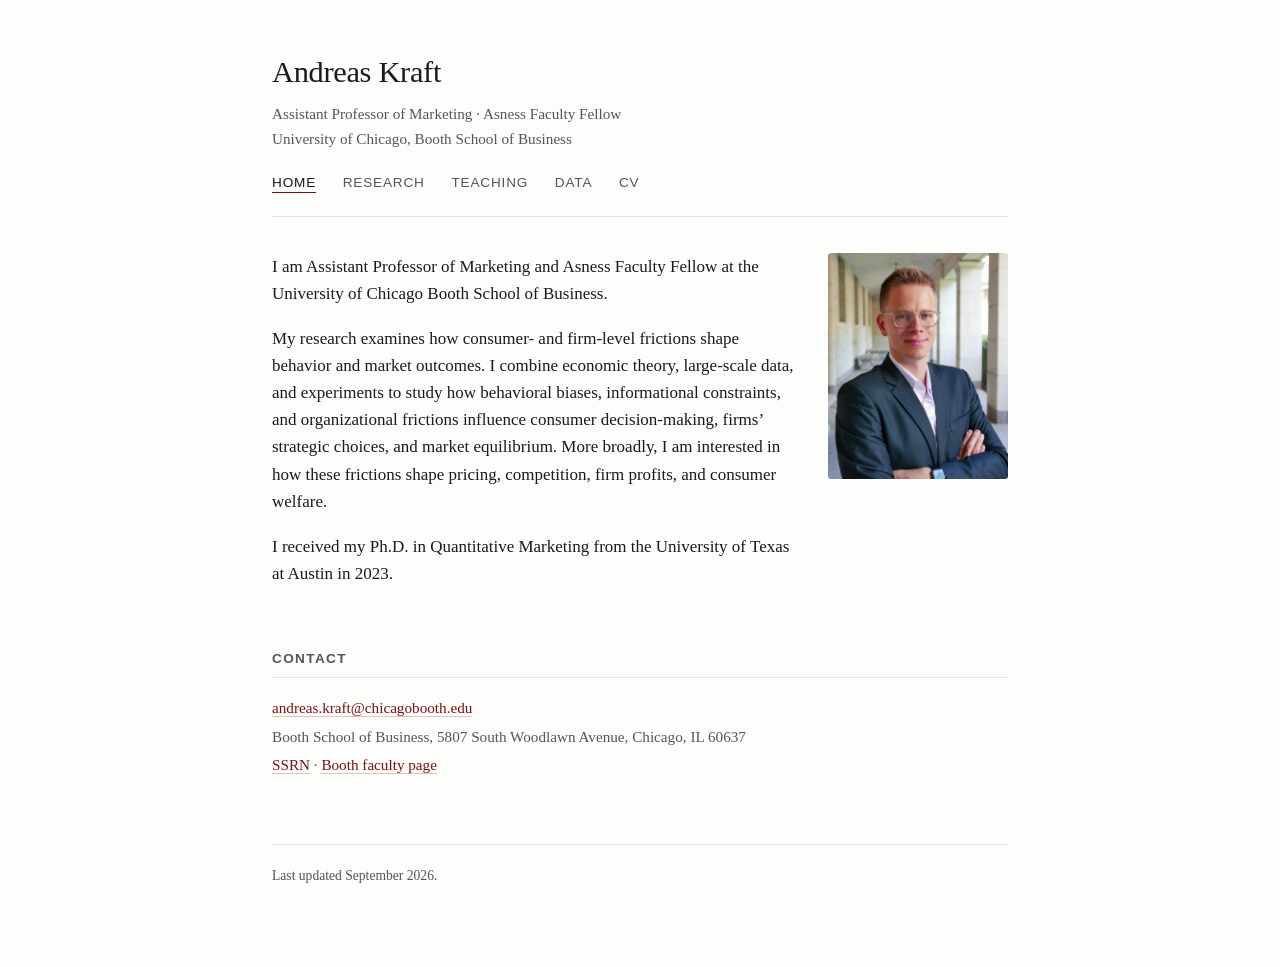
<file: index.html>
<!DOCTYPE html>
<html lang="en">
<head>
<meta charset="utf-8">
<meta name="viewport" content="width=device-width, initial-scale=1">
<title>Andreas Kraft</title>
<meta name="description" content="Andreas Kraft — Assistant Professor of Marketing, University of Chicago Booth School of Business.">
<link rel="stylesheet" href="style.css">

<!-- Google tag (gtag.js) -->
<script async src="https://www.googletagmanager.com/gtag/js?id=G-PHDPZP0CQ5"></script>
<script>
  window.dataLayer = window.dataLayer || [];
  function gtag(){dataLayer.push(arguments);}
  gtag('js', new Date());

  gtag('config', 'G-PHDPZP0CQ5');
</script>
</head>
<body>
<div class="wrap">

<header class="site">
  <h1>Andreas Kraft</h1>
  <p class="affil">Assistant Professor of Marketing &middot; Asness Faculty Fellow<br>
     University of Chicago, Booth School of Business</p>
  <nav>
    <a href="index.html" class="here">Home</a>
    <a href="research.html">Research</a>
    <a href="teaching.html">Teaching</a>
    <a href="data.html">Data</a>
    <a href="cv.pdf">CV</a>
  </nav>
</header>

<section class="intro">
  <div class="bio">
    <p>I am Assistant Professor of Marketing and Asness Faculty Fellow at the
    University of Chicago Booth School of Business.</p>

    <p>My research examines how consumer- and firm-level frictions shape behavior and
    market outcomes. I combine economic theory, large-scale data, and experiments to
    study how behavioral biases, informational constraints, and organizational frictions
    influence consumer decision-making, firms&rsquo; strategic choices, and market
    equilibrium. More broadly, I am interested in how these frictions shape pricing,
    competition, firm profits, and consumer welfare.</p>

    <p>I received my Ph.D. in Quantitative Marketing from the University of Texas at
    Austin in 2023.</p>
  </div>

  <img src="photo.jpg" alt="Andreas Kraft" class="portrait" width="749" height="940">
</section>

<h2>Contact</h2>
<p class="contact">
  <a href="mailto:andreas.kraft@chicagobooth.edu">andreas.kraft@chicagobooth.edu</a><br>
  Booth School of Business, 5807 South Woodlawn Avenue, Chicago, IL 60637<br>
  <a href="https://papers.ssrn.com/sol3/cf_dev/AbsByAuth.cfm?per_id=3199386">SSRN</a>
  &middot;
  <a href="https://faculty.chicagobooth.edu/andreas-kraft">Booth faculty page</a>
</p>

<footer class="site">
  Last updated September 2026.
</footer>

</div>
</body>
</html>
</file>
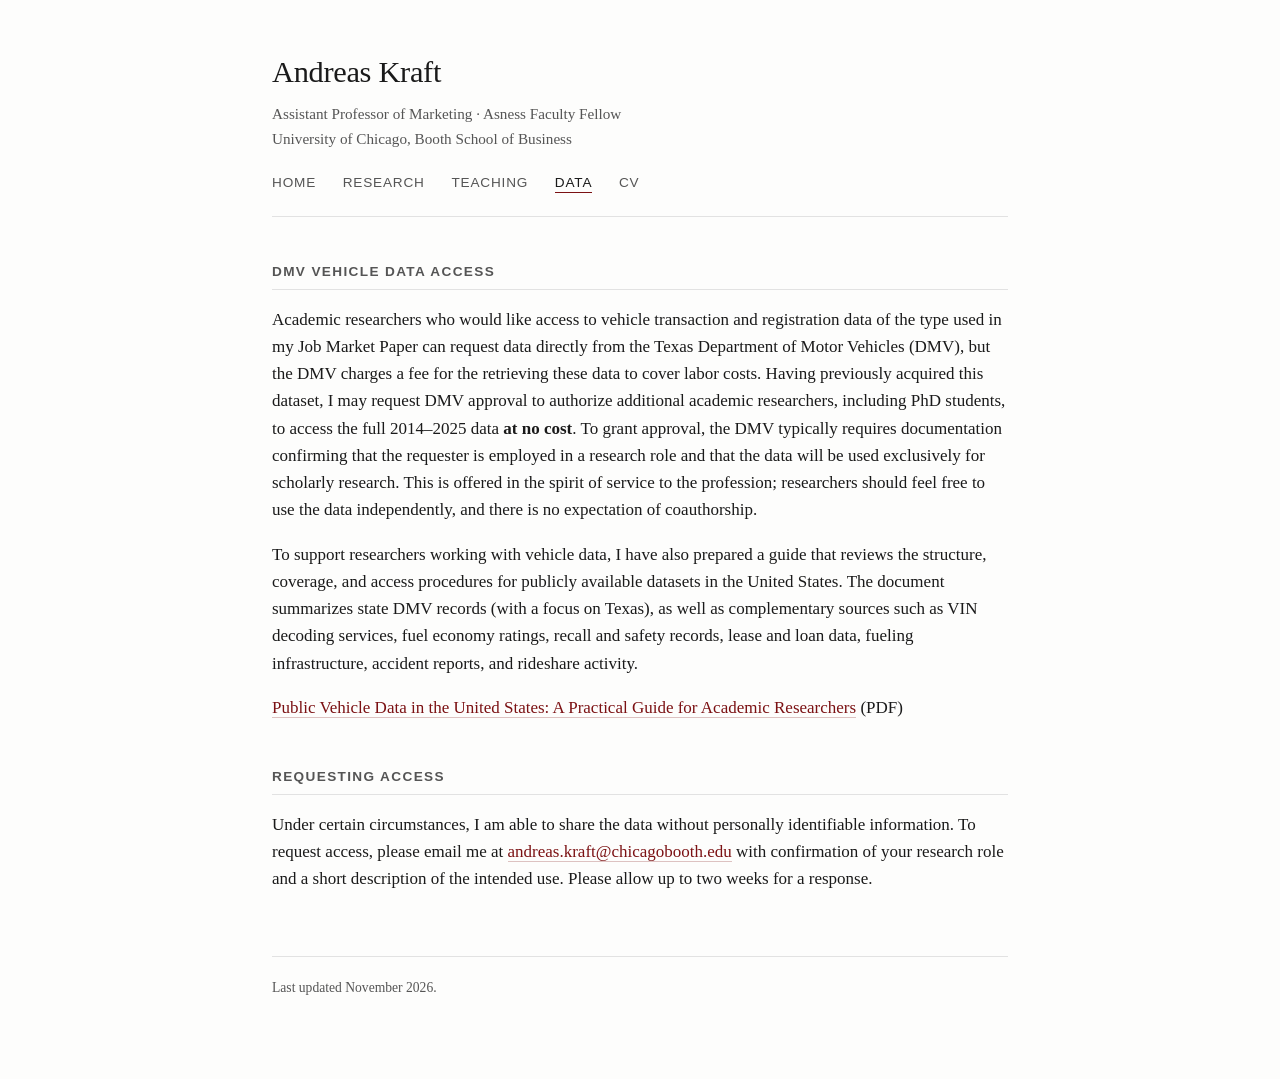
<file: data.html>
<!DOCTYPE html>
<html lang="en">
<head>
<meta charset="utf-8">
<meta name="viewport" content="width=device-width, initial-scale=1">
<title>DMV Vehicle Data Access — Andreas Kraft</title>
<meta name="description" content="Access to Texas DMV vehicle transaction and registration data, 2014–2025, for academic researchers.">
<link rel="stylesheet" href="style.css">

<!-- Google tag (gtag.js) -->
<script async src="https://www.googletagmanager.com/gtag/js?id=G-PHDPZP0CQ5"></script>
<script>
  window.dataLayer = window.dataLayer || [];
  function gtag(){dataLayer.push(arguments);}
  gtag('js', new Date());

  gtag('config', 'G-PHDPZP0CQ5');
</script>
</head>
<body>
<div class="wrap">

<header class="site">
  <h1>Andreas Kraft</h1>
  <p class="affil">Assistant Professor of Marketing &middot; Asness Faculty Fellow<br>
     University of Chicago, Booth School of Business</p>
  <nav>
    <a href="index.html">Home</a>
    <a href="research.html">Research</a>
    <a href="teaching.html">Teaching</a>
    <a href="data.html" class="here">Data</a>
    <a href="cv.pdf">CV</a>
  </nav>
</header>

<h2>DMV Vehicle Data Access</h2>

<p>Academic researchers who would like access to vehicle transaction and registration
data of the type used in my Job Market Paper can request data directly from the Texas
Department of Motor Vehicles (DMV), but the DMV charges a fee for the retrieving these
data to cover labor costs. Having previously acquired this dataset, I may request DMV
approval to authorize additional academic researchers, including PhD students, to
access the full 2014&ndash;2025 data <strong>at no cost</strong>. To grant approval,
the DMV typically requires documentation confirming that the requester is employed in
a research role and that the data will be used exclusively for scholarly research.
This is offered in the spirit of service to the profession; researchers should feel
free to use the data independently, and there is no expectation of coauthorship.</p>

<p>To support researchers working with vehicle data, I have also prepared a guide that
reviews the structure, coverage, and access procedures for publicly available datasets
in the United States. The document summarizes state DMV records (with a focus on Texas),
as well as complementary sources such as VIN decoding services, fuel economy ratings,
recall and safety records, lease and loan data, fueling infrastructure, accident
reports, and rideshare activity.</p>

<p><a href="dmv_guide.pdf">Public Vehicle Data in the United States: A Practical Guide
for Academic Researchers</a> (PDF)</p>

<h2>Requesting Access</h2>

<p>Under certain circumstances, I am able to share the data without personally
identifiable information. To request access, please email me at
<a href="mailto:andreas.kraft@chicagobooth.edu">andreas.kraft@chicagobooth.edu</a>
with confirmation of your research role and a short description of the intended use.
Please allow up to two weeks for a response.</p>

<footer class="site">
  Last updated November 2026.
</footer>

</div>
</body>
</html>
</file>
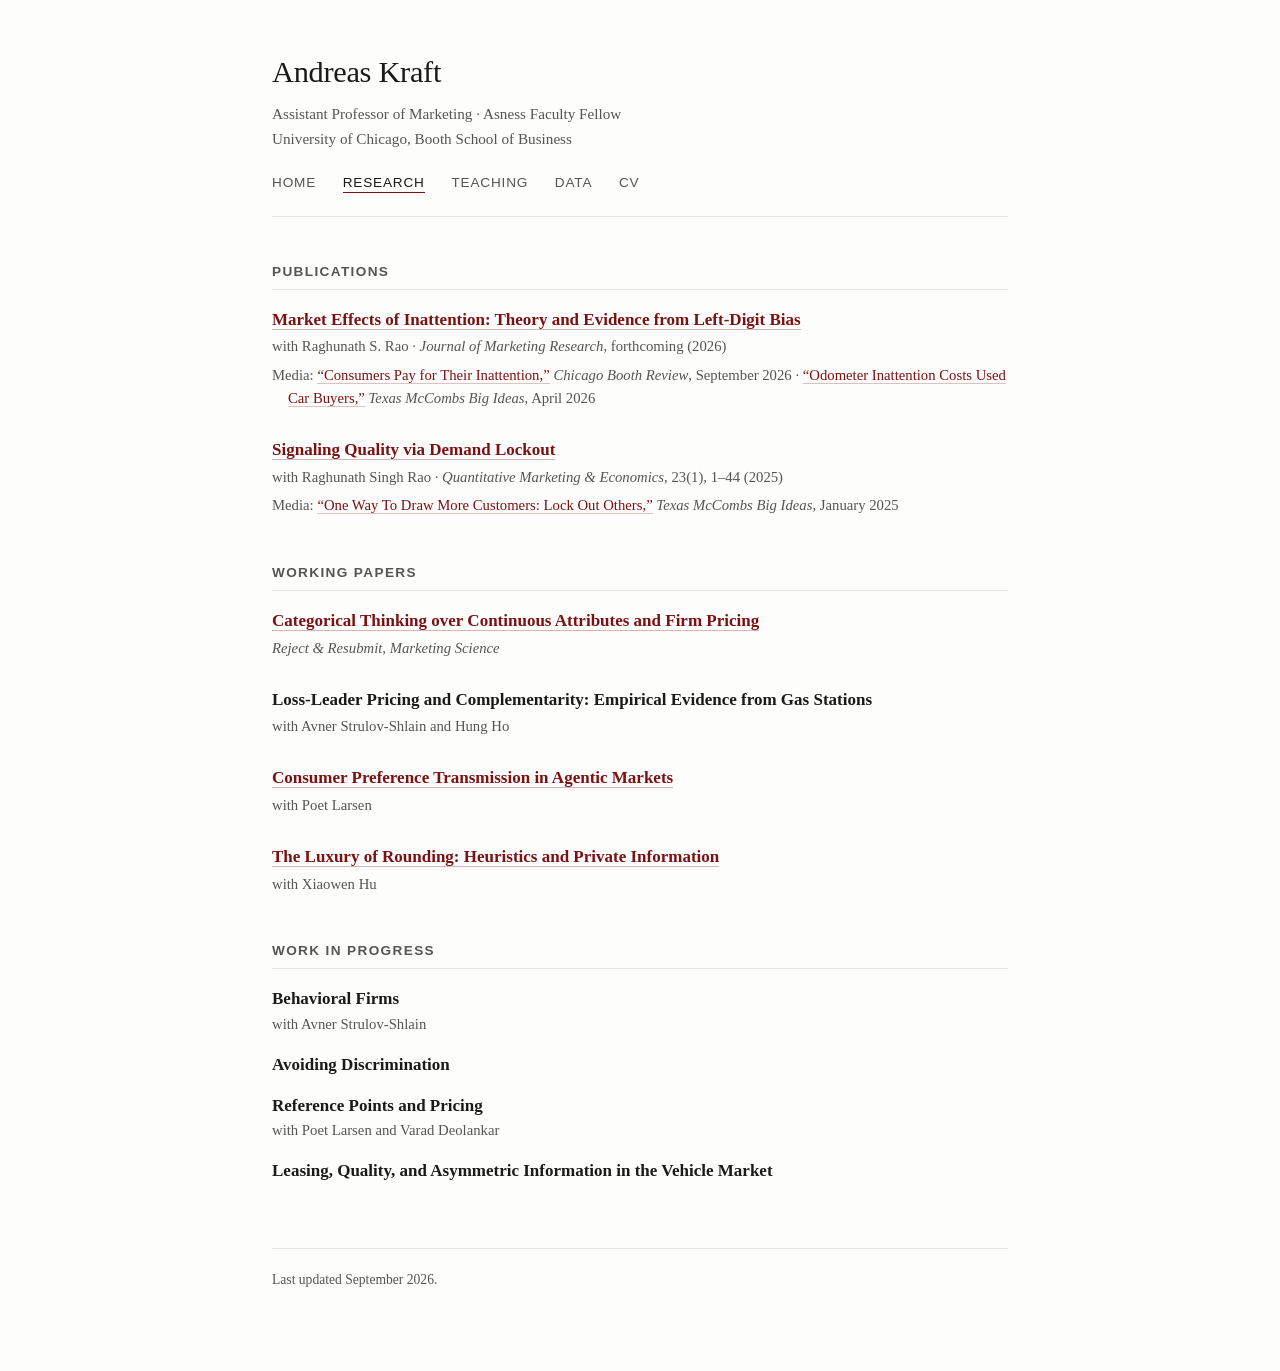
<file: research.html>
<!DOCTYPE html>
<html lang="en">
<head>
<meta charset="utf-8">
<meta name="viewport" content="width=device-width, initial-scale=1">
<title>Research — Andreas Kraft</title>
<link rel="stylesheet" href="style.css">

<!-- Google tag (gtag.js) -->
<script async src="https://www.googletagmanager.com/gtag/js?id=G-PHDPZP0CQ5"></script>
<script>
  window.dataLayer = window.dataLayer || [];
  function gtag(){dataLayer.push(arguments);}
  gtag('js', new Date());

  gtag('config', 'G-PHDPZP0CQ5');
</script>
</head>
<body>
<div class="wrap">

<header class="site">
  <h1>Andreas Kraft</h1>
  <p class="affil">Assistant Professor of Marketing &middot; Asness Faculty Fellow<br>
     University of Chicago, Booth School of Business</p>
  <nav>
    <a href="index.html">Home</a>
    <a href="research.html" class="here">Research</a>
    <a href="teaching.html">Teaching</a>
    <a href="data.html">Data</a>
    <a href="cv.pdf">CV</a>
  </nav>
</header>

<!-- ======================================================== -->
<!-- Publications                                             -->
<!-- ======================================================== -->

<h2>Publications</h2>

<div class="paper">
  <span class="title">
    <a href="https://doi.org/10.1177/00222437261427475">Market Effects of Inattention: Theory and Evidence from Left-Digit Bias</a>
  </span>
  <span class="meta">with Raghunath S. Rao &middot; <em>Journal of Marketing Research</em>, forthcoming (2026)</span>
  <span class="meta press">Media: <a href="https://www.chicagobooth.edu/review/consumers-pay-their-inattention">&ldquo;Consumers Pay for Their Inattention,&rdquo;</a> <em>Chicago Booth Review</em>, September 2026 &middot; <a href="https://news.mccombs.utexas.edu/research/odometer-inattention-costs-used-car-buyers/">&ldquo;Odometer Inattention Costs Used Car Buyers,&rdquo;</a> <em>Texas McCombs Big Ideas</em>, April 2026</span>
  <!-- Paste the abstract between the <p> tags below, then delete this comment.
  <details><summary>Abstract</summary><p>...</p></details>
  -->
</div>

<div class="paper">
  <span class="title">
    <a href="https://doi.org/10.1007/s11129-024-09288-x">Signaling Quality via Demand Lockout</a>
  </span>
  <span class="meta">with Raghunath Singh Rao &middot; <em>Quantitative Marketing &amp; Economics</em>, 23(1), 1&ndash;44 (2025)</span>
  <span class="meta press">Media: <a href="https://news.mccombs.utexas.edu/research/one-way-to-draw-more-customers-lock-out-others/">&ldquo;One Way To Draw More Customers: Lock Out Others,&rdquo;</a> <em>Texas McCombs Big Ideas</em>, January 2025</span>
</div>

<!-- ======================================================== -->
<!-- Working papers                                           -->
<!-- ======================================================== -->

<h2>Working Papers</h2>

<div class="paper">
  <span class="title">
    <a href="https://papers.ssrn.com/sol3/papers.cfm?abstract_id=6888861">Categorical Thinking over Continuous Attributes and Firm Pricing</a>
  </span>
  <span class="meta status">Reject &amp; Resubmit, Marketing Science</span>
</div>

<div class="paper">
  <!-- No SSRN posting yet; add the link here when it goes up. -->
  <span class="title">Loss-Leader Pricing and Complementarity: Empirical Evidence from Gas Stations</span>
  <span class="meta">with Avner Strulov-Shlain and Hung Ho</span>
</div>

<div class="paper">
  <span class="title">
    <a href="https://papers.ssrn.com/sol3/papers.cfm?abstract_id=6864181">Consumer Preference Transmission in Agentic Markets</a>
  </span>
  <span class="meta">with Poet Larsen</span>
</div>

<div class="paper">
  <span class="title">
    <a href="https://papers.ssrn.com/sol3/papers.cfm?abstract_id=6083207">The Luxury of Rounding: Heuristics and Private Information</a>
  </span>
  <span class="meta">with Xiaowen Hu</span>
</div>

<!-- ======================================================== -->
<!-- Work in progress                                         -->
<!-- ======================================================== -->

<h2>Work in Progress</h2>

<ul class="plain">
  <li><span class="course">Behavioral Firms</span>
      <span class="course-meta">with Avner Strulov-Shlain</span></li>
  <li><span class="course">Avoiding Discrimination</span></li>
  <li><span class="course">Reference Points and Pricing</span>
      <span class="course-meta">with Poet Larsen and Varad Deolankar</span></li>
  <li><span class="course">Leasing, Quality, and Asymmetric Information in the Vehicle Market</span></li>
</ul>

<footer class="site">
  Last updated September 2026.
</footer>

</div>
</body>
</html>
</file>
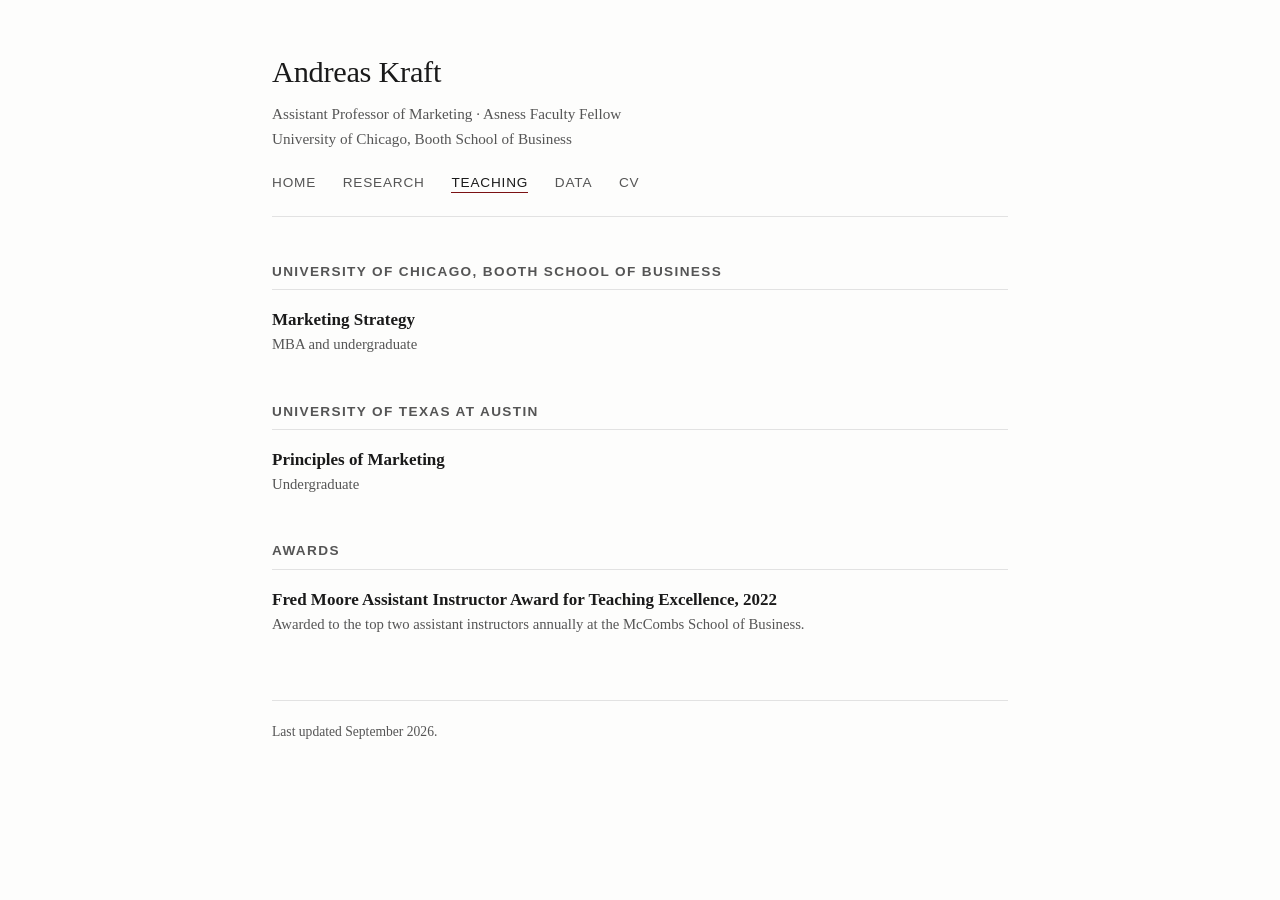
<file: teaching.html>
<!DOCTYPE html>
<html lang="en">
<head>
<meta charset="utf-8">
<meta name="viewport" content="width=device-width, initial-scale=1">
<title>Teaching — Andreas Kraft</title>
<link rel="stylesheet" href="style.css">

<!-- Google tag (gtag.js) -->
<script async src="https://www.googletagmanager.com/gtag/js?id=G-PHDPZP0CQ5"></script>
<script>
  window.dataLayer = window.dataLayer || [];
  function gtag(){dataLayer.push(arguments);}
  gtag('js', new Date());

  gtag('config', 'G-PHDPZP0CQ5');
</script>
</head>
<body>
<div class="wrap">

<header class="site">
  <h1>Andreas Kraft</h1>
  <p class="affil">Assistant Professor of Marketing &middot; Asness Faculty Fellow<br>
     University of Chicago, Booth School of Business</p>
  <nav>
    <a href="index.html">Home</a>
    <a href="research.html">Research</a>
    <a href="teaching.html" class="here">Teaching</a>
    <a href="data.html">Data</a>
    <a href="cv.pdf">CV</a>
  </nav>
</header>

<h2>University of Chicago, Booth School of Business</h2>

<ul class="plain">
  <li>
    <span class="course">Marketing Strategy</span>
    <span class="course-meta">MBA and undergraduate</span>
  </li>
</ul>

<h2>University of Texas at Austin</h2>

<ul class="plain">
  <li>
    <span class="course">Principles of Marketing</span>
    <span class="course-meta">Undergraduate</span>
  </li>
</ul>

<h2>Awards</h2>

<ul class="plain">
  <li>
    <span class="course">Fred Moore Assistant Instructor Award for Teaching Excellence, 2022</span>
    <span class="course-meta">Awarded to the top two assistant instructors annually at the
      McCombs School of Business.</span>
  </li>
</ul>

<footer class="site">
  Last updated September 2026.
</footer>

</div>
</body>
</html>
</file>
<file: style.css>
/* ============================================================
   Andreas Kraft — personal site
   Single stylesheet for all pages.
   ============================================================ */

:root {
  --accent: #7B1113;          /* deep maroon; swap for #BF5700 burnt orange */
  --ink: #1a1a1a;
  --ink-soft: #555;
  --rule: #e2e2e2;
  --bg: #fdfdfc;
  --maxw: 46rem;
}

* { box-sizing: border-box; }

body {
  margin: 0;
  padding: 0 1.25rem 5rem;
  background: var(--bg);
  color: var(--ink);
  font: 17px/1.6 Georgia, "Times New Roman", serif;
  -webkit-font-smoothing: antialiased;
}

.wrap { max-width: var(--maxw); margin: 0 auto; }

/* ------------------------------------------------ header / nav -- */

header.site {
  padding: 3rem 0 1.25rem;
  border-bottom: 1px solid var(--rule);
  margin-bottom: 2.25rem;
}

header.site h1 {
  margin: 0;
  font-size: 1.9rem;
  letter-spacing: -0.01em;
  font-weight: normal;
}

header.site .affil {
  margin: 0.35rem 0 1.1rem;
  color: var(--ink-soft);
  font-size: 0.95rem;
}

nav a {
  margin-right: 1.4rem;
  font-family: -apple-system, BlinkMacSystemFont, "Segoe UI", Helvetica, Arial, sans-serif;
  font-size: 0.85rem;
  letter-spacing: 0.06em;
  text-transform: uppercase;
  text-decoration: none;
  color: var(--ink-soft);
  border-bottom: 1px solid transparent;
  padding-bottom: 2px;
}

nav a:hover { color: var(--accent); }
nav a.here { color: var(--ink); border-bottom-color: var(--accent); }

/* ------------------------------------------------------- text -- */

a { color: var(--accent); text-decoration: none; border-bottom: 1px solid rgba(123, 17, 19, 0.25); }
a:hover { border-bottom-color: var(--accent); }

h2 {
  font-size: 0.85rem;
  font-family: -apple-system, BlinkMacSystemFont, "Segoe UI", Helvetica, Arial, sans-serif;
  letter-spacing: 0.1em;
  text-transform: uppercase;
  color: var(--ink-soft);
  font-weight: 600;
  margin: 2.75rem 0 1rem;
  padding-bottom: 0.4rem;
  border-bottom: 1px solid var(--rule);
}

p { margin: 0 0 1.1rem; }

/* -------------------------------------------------- home intro -- */

.intro { display: flex; gap: 2rem; align-items: flex-start; }
.intro .bio { flex: 1; }

/* width/height attrs on the <img> reserve layout space; height:auto keeps the
   4:5 aspect ratio while CSS drives the displayed width. */
.portrait {
  width: 180px;
  height: auto;
  border-radius: 3px;
  flex-shrink: 0;
}

.contact {
  font-size: 0.95rem;
  color: var(--ink-soft);
  line-height: 1.9;
}

/* ----------------------------------------------------- papers -- */

.paper { margin-bottom: 1.6rem; }

.paper .title { font-weight: bold; }
.paper .title a { border-bottom-color: rgba(123, 17, 19, 0.3); }

.paper .meta {
  display: block;
  font-size: 0.92rem;
  color: var(--ink-soft);
  margin-top: 0.15rem;
}

.paper .status { font-style: italic; }

/* Media lines carry several citations; the hanging indent keeps wrapped text
   reading as a continuation rather than as a new metadata field. */
.paper .press {
  margin-top: 0.3rem;
  padding-left: 1rem;
  text-indent: -1rem;
}

.paper details { margin-top: 0.45rem; }

.paper details summary {
  cursor: pointer;
  font-size: 0.82rem;
  font-family: -apple-system, BlinkMacSystemFont, "Segoe UI", Helvetica, Arial, sans-serif;
  letter-spacing: 0.05em;
  text-transform: uppercase;
  color: var(--accent);
  list-style: none;
}

.paper details summary::-webkit-details-marker { display: none; }
.paper details summary::before { content: "+ "; }
.paper details[open] summary::before { content: "\2212  "; }

.paper details p {
  margin: 0.6rem 0 0;
  font-size: 0.95rem;
  color: var(--ink-soft);
  padding-left: 1rem;
  border-left: 2px solid var(--rule);
}

/* ------------------------------------------------------ lists -- */

ul.plain { list-style: none; padding: 0; margin: 0; }
ul.plain li { margin-bottom: 0.9rem; }

.course { font-weight: bold; }
.course-meta { display: block; font-size: 0.92rem; color: var(--ink-soft); }

footer.site {
  margin-top: 4rem;
  padding-top: 1.25rem;
  border-top: 1px solid var(--rule);
  font-size: 0.85rem;
  color: var(--ink-soft);
}

/* ------------------------------------------------------ mobile -- */

@media (max-width: 34rem) {
  .intro { flex-direction: column-reverse; }
  .portrait { width: 130px; }
  nav a { margin-right: 1rem; font-size: 0.78rem; }
}
</file>
